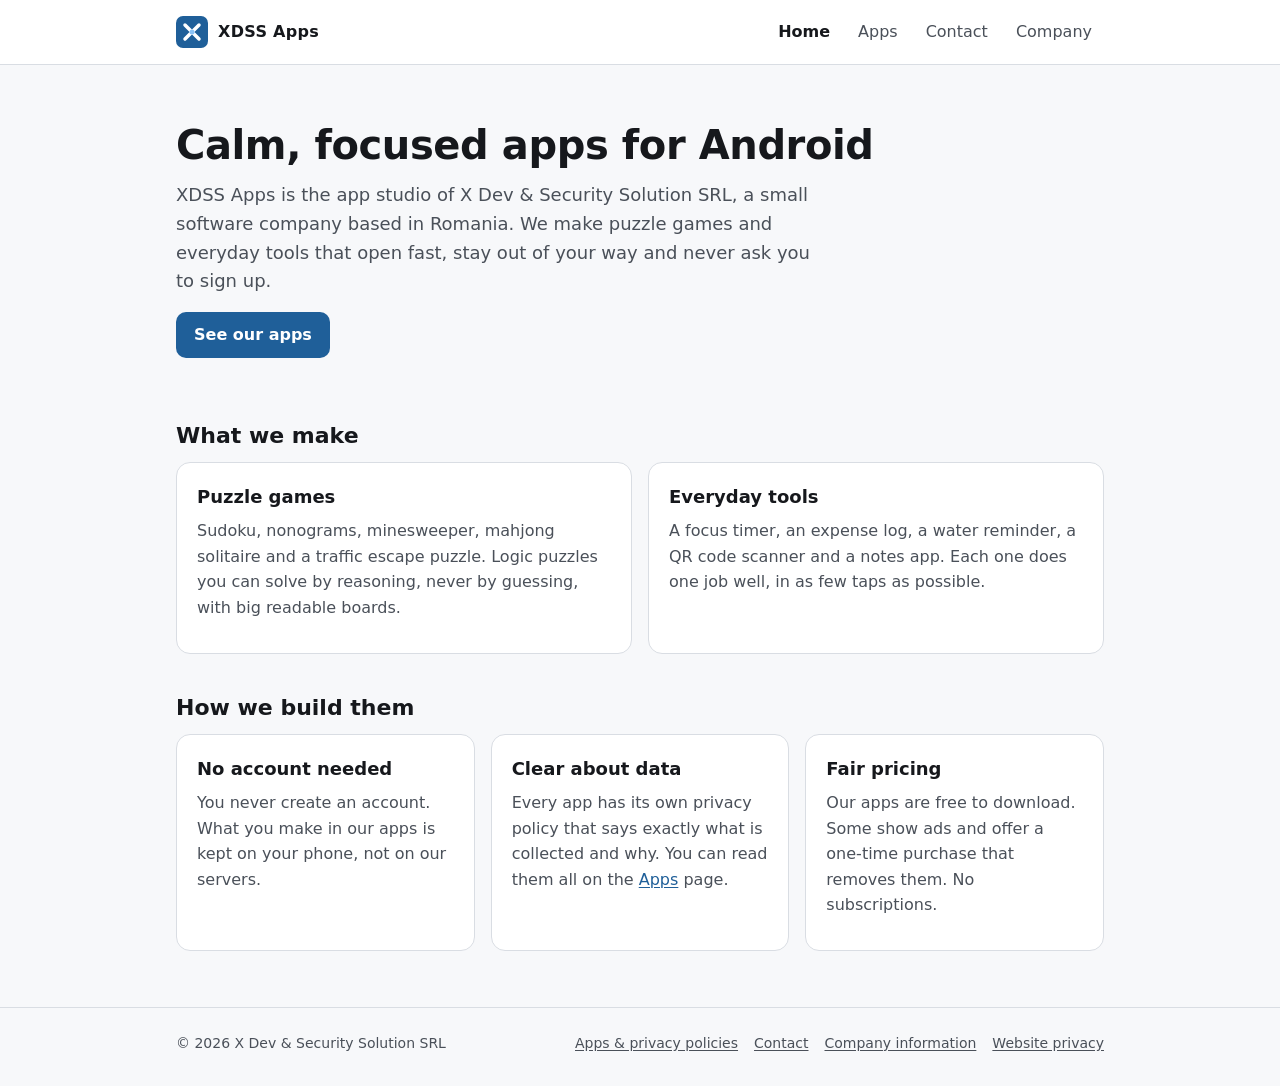
<file: index.html>
<!doctype html>
<html lang="en">
<head>
<meta charset="utf-8">
<meta name="viewport" content="width=device-width, initial-scale=1">
<title>XDSS Apps · X Dev &amp; Security Solution SRL</title>
<meta name="description" content="XDSS Apps is the Android app studio of X Dev & Security Solution SRL: calm puzzle games and everyday tools with no account needed.">
<meta name="theme-color" content="#f7f8fa" media="(prefers-color-scheme: light)">
<meta name="theme-color" content="#0f1114" media="(prefers-color-scheme: dark)">
<link rel="icon" href="/assets/logo.svg" type="image/svg+xml">
<link rel="stylesheet" href="/assets/style.css">
</head>
<body>
<header class="site-header">
  <div class="wrap">
    <a class="brand" href="/"><img src="/assets/logo.svg" alt="" width="32" height="32">XDSS Apps</a>
    <nav class="nav" aria-label="Main">
      <a href="/" aria-current="page">Home</a>
      <a href="/apps/">Apps</a>
      <a href="/contact/">Contact</a>
      <a href="/company/">Company</a>
    </nav>
  </div>
</header>

<main>
  <div class="wrap">
    <section class="hero">
      <h1>Calm, focused apps for Android</h1>
      <p class="lead">XDSS Apps is the app studio of X Dev &amp; Security Solution SRL, a small software company based in Romania. We make puzzle games and everyday tools that open fast, stay out of your way and never ask you to sign up.</p>
      <p><a class="button" href="/apps/">See our apps</a></p>
    </section>

    <h2>What we make</h2>
    <div class="values">
      <div class="card">
        <h3>Puzzle games</h3>
        <p>Sudoku, nonograms, minesweeper, mahjong solitaire and a traffic escape puzzle. Logic puzzles you can solve by reasoning, never by guessing, with big readable boards.</p>
      </div>
      <div class="card">
        <h3>Everyday tools</h3>
        <p>A focus timer, an expense log, a water reminder, a QR code scanner and a notes app. Each one does one job well, in as few taps as possible.</p>
      </div>
    </div>

    <h2>How we build them</h2>
    <div class="values">
      <div class="card">
        <h3>No account needed</h3>
        <p>You never create an account. What you make in our apps is kept on your phone, not on our servers.</p>
      </div>
      <div class="card">
        <h3>Clear about data</h3>
        <p>Every app has its own privacy policy that says exactly what is collected and why. You can read them all on the <a href="/apps/">Apps</a> page.</p>
      </div>
      <div class="card">
        <h3>Fair pricing</h3>
        <p>Our apps are free to download. Some show ads and offer a one-time purchase that removes them. No subscriptions.</p>
      </div>
    </div>
  </div>
</main>

<footer class="site-footer">
  <div class="wrap">
    <span>© 2026 X Dev &amp; Security Solution SRL</span>
    <nav aria-label="Footer">
      <a href="/apps/">Apps &amp; privacy policies</a>
      <a href="/contact/">Contact</a>
      <a href="/company/">Company information</a>
      <a href="/privacy/">Website privacy</a>
    </nav>
  </div>
</footer>
</body>
</html>
</file>
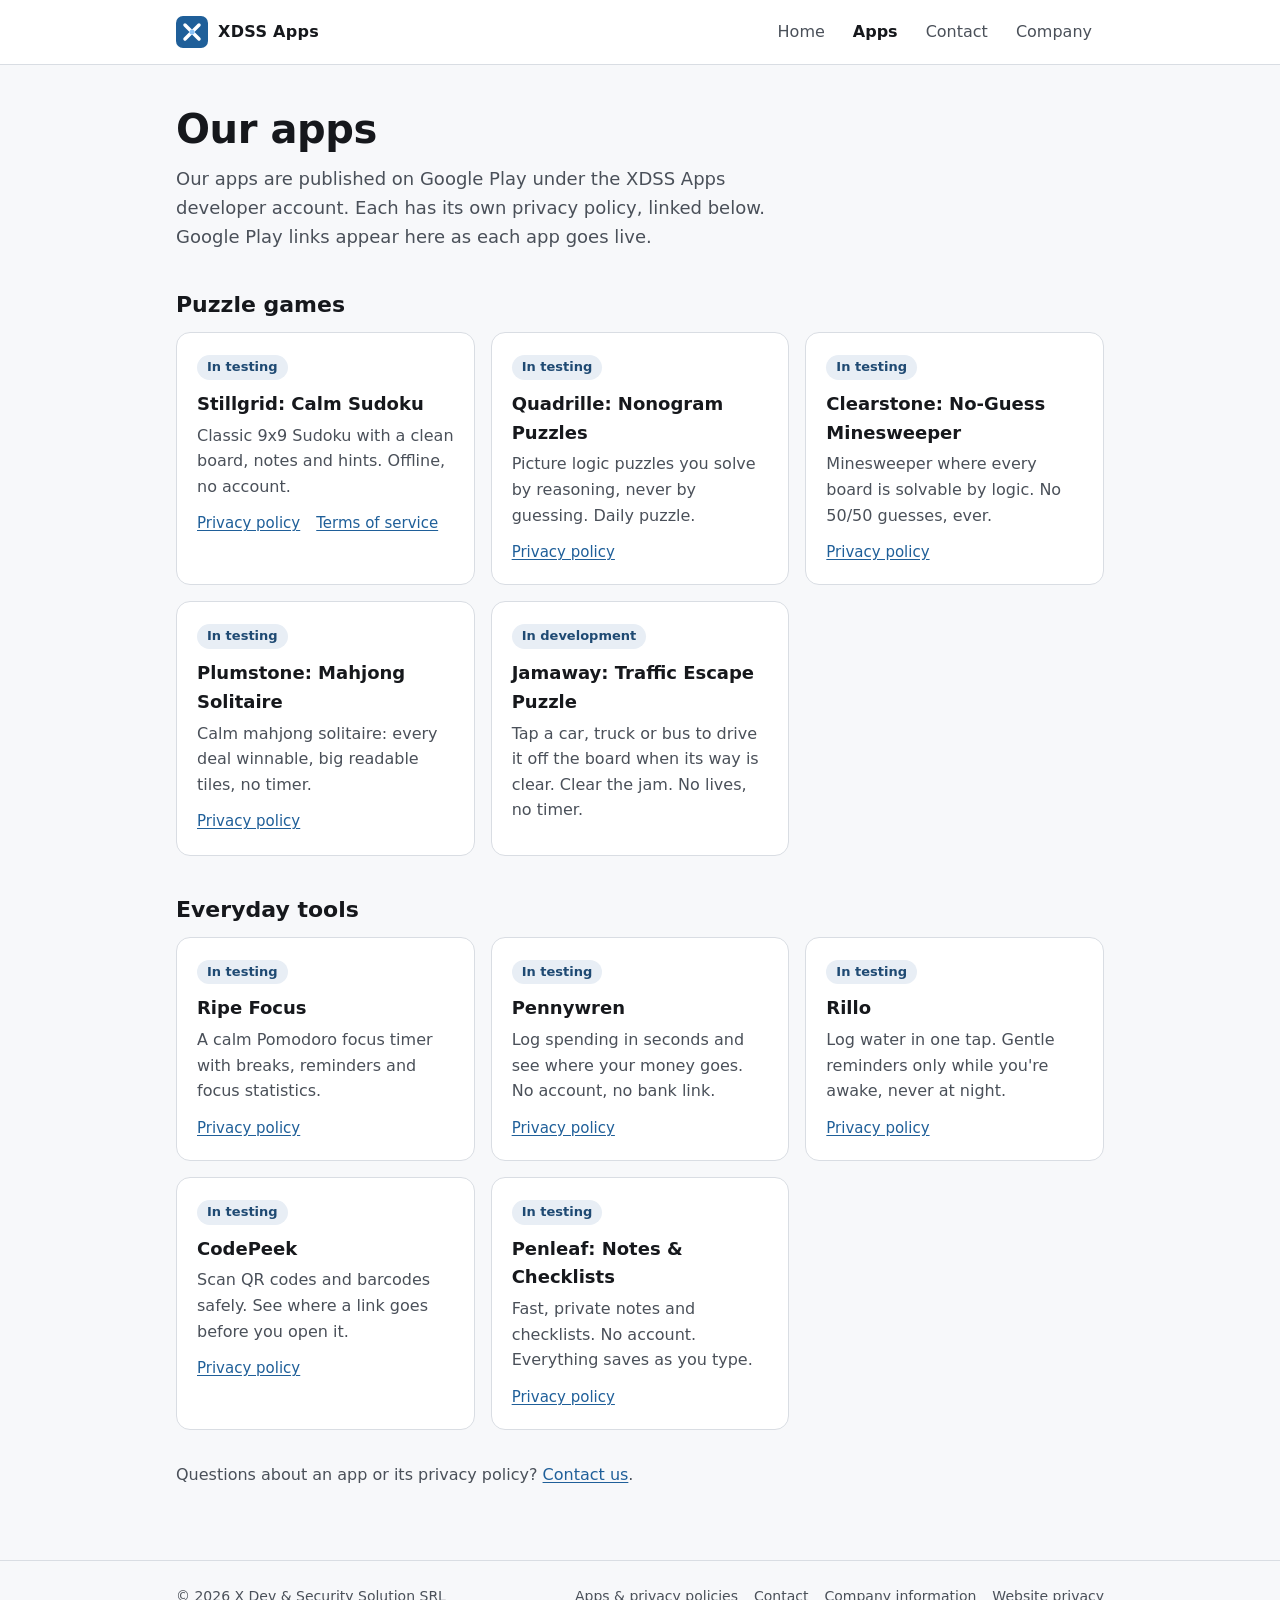
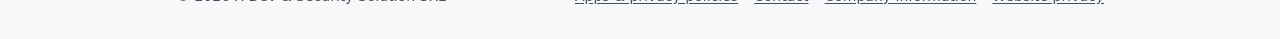
<file: apps/index.html>
<!doctype html>
<html lang="en">
<head>
<meta charset="utf-8">
<meta name="viewport" content="width=device-width, initial-scale=1">
<title>Apps · XDSS Apps</title>
<meta name="description" content="Android apps and games by XDSS Apps, with their Google Play pages and privacy policies.">
<meta name="theme-color" content="#f7f8fa" media="(prefers-color-scheme: light)">
<meta name="theme-color" content="#0f1114" media="(prefers-color-scheme: dark)">
<link rel="icon" href="/assets/logo.svg" type="image/svg+xml">
<link rel="stylesheet" href="/assets/style.css">
</head>
<body>
<header class="site-header">
  <div class="wrap">
    <a class="brand" href="/"><img src="/assets/logo.svg" alt="" width="32" height="32">XDSS Apps</a>
    <nav class="nav" aria-label="Main">
      <a href="/">Home</a>
      <a href="/apps/" aria-current="page">Apps</a>
      <a href="/contact/">Contact</a>
      <a href="/company/">Company</a>
    </nav>
  </div>
</header>

<main>
  <div class="wrap">
    <h1>Our apps</h1>
    <p class="lead">Our apps are published on Google Play under the XDSS Apps developer account. Each has its own privacy policy, linked below. Google Play links appear here as each app goes live.</p>

    <!--
      Status per app. When an app goes live in production, replace its
      <span class="tag">In testing</span> with <span class="tag">On Google Play</span>
      and uncomment its "Google Play" link.
    -->

    <h2>Puzzle games</h2>
    <div class="grid">
      <article class="card" id="stillgrid">
        <span class="tag">In testing</span>
        <h3>Stillgrid: Calm Sudoku</h3>
        <p>Classic 9x9 Sudoku with a clean board, notes and hints. Offline, no account.</p>
        <div class="links">
          <!-- <a href="https://play.google.com/store/apps/details?id=com.xdss.sudoku">Google Play</a> -->
          <a href="/xdss-privacy/sudoku/">Privacy policy</a>
          <a href="/xdss-privacy/sudoku/terms/">Terms of service</a>
        </div>
      </article>

      <article class="card" id="quadrille">
        <span class="tag">In testing</span>
        <h3>Quadrille: Nonogram Puzzles</h3>
        <p>Picture logic puzzles you solve by reasoning, never by guessing. Daily puzzle.</p>
        <div class="links">
          <!-- <a href="https://play.google.com/store/apps/details?id=com.xdss.nonogram">Google Play</a> -->
          <a href="/xdss-privacy/nonogram/">Privacy policy</a>
        </div>
      </article>

      <article class="card" id="clearstone">
        <span class="tag">In testing</span>
        <h3>Clearstone: No-Guess Minesweeper</h3>
        <p>Minesweeper where every board is solvable by logic. No 50/50 guesses, ever.</p>
        <div class="links">
          <!-- <a href="https://play.google.com/store/apps/details?id=com.xdss.minesweeper">Google Play</a> -->
          <a href="/xdss-privacy/minesweeper/">Privacy policy</a>
        </div>
      </article>

      <article class="card" id="plumstone">
        <span class="tag">In testing</span>
        <h3>Plumstone: Mahjong Solitaire</h3>
        <p>Calm mahjong solitaire: every deal winnable, big readable tiles, no timer.</p>
        <div class="links">
          <!-- <a href="https://play.google.com/store/apps/details?id=com.xdss.mahjong">Google Play</a> -->
          <a href="/xdss-privacy/mahjong/">Privacy policy</a>
        </div>
      </article>

      <article class="card" id="jamaway">
        <span class="tag">In development</span>
        <h3>Jamaway: Traffic Escape Puzzle</h3>
        <p>Tap a car, truck or bus to drive it off the board when its way is clear. Clear the jam. No lives, no timer.</p>
        <div class="links">
          <!-- <a href="https://play.google.com/store/apps/details?id=com.xdss.traffic">Google Play</a> -->
          <!-- <a href="/xdss-privacy/traffic/">Privacy policy</a> -->
        </div>
      </article>
    </div>

    <h2>Everyday tools</h2>
    <div class="grid">
      <article class="card" id="ripe-focus">
        <span class="tag">In testing</span>
        <h3>Ripe Focus</h3>
        <p>A calm Pomodoro focus timer with breaks, reminders and focus statistics.</p>
        <div class="links">
          <!-- <a href="https://play.google.com/store/apps/details?id=com.xdss.focustimer">Google Play</a> -->
          <a href="/xdss-privacy/focustimer/">Privacy policy</a>
        </div>
      </article>

      <article class="card" id="pennywren">
        <span class="tag">In testing</span>
        <h3>Pennywren</h3>
        <p>Log spending in seconds and see where your money goes. No account, no bank link.</p>
        <div class="links">
          <!-- <a href="https://play.google.com/store/apps/details?id=com.xdss.expenses">Google Play</a> -->
          <a href="/xdss-privacy/expenses/">Privacy policy</a>
        </div>
      </article>

      <article class="card" id="rillo">
        <span class="tag">In testing</span>
        <h3>Rillo</h3>
        <p>Log water in one tap. Gentle reminders only while you're awake, never at night.</p>
        <div class="links">
          <!-- <a href="https://play.google.com/store/apps/details?id=com.xdss.hydration">Google Play</a> -->
          <a href="/xdss-privacy/hydration/">Privacy policy</a>
        </div>
      </article>

      <article class="card" id="codepeek">
        <span class="tag">In testing</span>
        <h3>CodePeek</h3>
        <p>Scan QR codes and barcodes safely. See where a link goes before you open it.</p>
        <div class="links">
          <!-- <a href="https://play.google.com/store/apps/details?id=com.xdss.qrscan">Google Play</a> -->
          <a href="/xdss-privacy/qrscan/">Privacy policy</a>
        </div>
      </article>

      <article class="card" id="penleaf">
        <span class="tag">In testing</span>
        <h3>Penleaf: Notes &amp; Checklists</h3>
        <p>Fast, private notes and checklists. No account. Everything saves as you type.</p>
        <div class="links">
          <!-- <a href="https://play.google.com/store/apps/details?id=com.xdss.notes">Google Play</a> -->
          <a href="/xdss-privacy/notes/">Privacy policy</a>
        </div>
      </article>
    </div>

    <p class="muted" style="margin-top:32px">Questions about an app or its privacy policy? <a href="/contact/">Contact us</a>.</p>
  </div>
</main>

<footer class="site-footer">
  <div class="wrap">
    <span>© 2026 X Dev &amp; Security Solution SRL</span>
    <nav aria-label="Footer">
      <a href="/apps/">Apps &amp; privacy policies</a>
      <a href="/contact/">Contact</a>
      <a href="/company/">Company information</a>
      <a href="/privacy/">Website privacy</a>
    </nav>
  </div>
</footer>
</body>
</html>
</file>
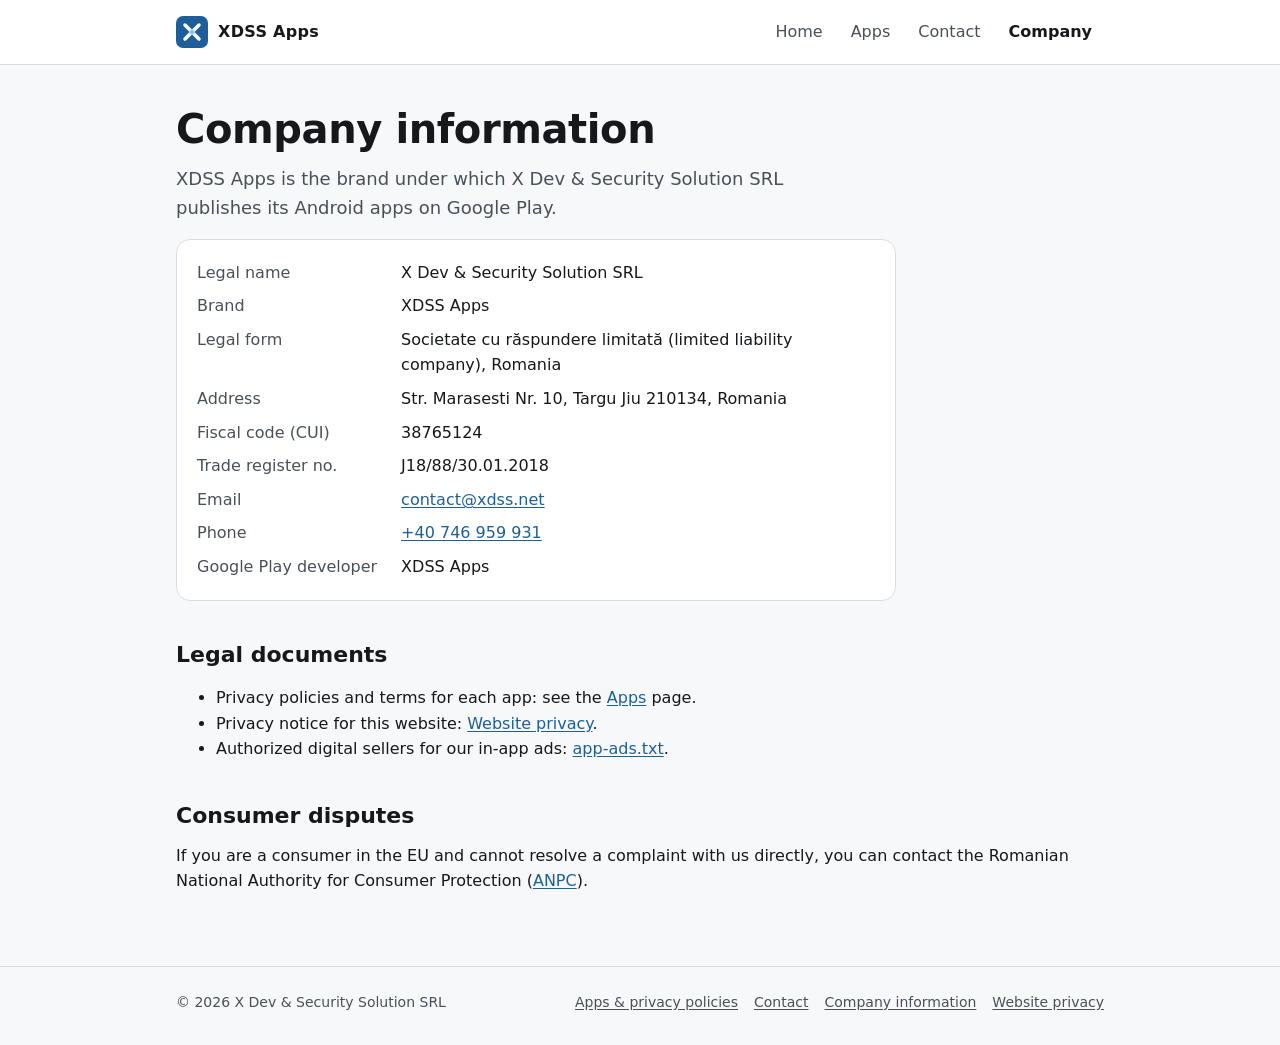
<file: company/index.html>
<!doctype html>
<html lang="en">
<head>
<meta charset="utf-8">
<meta name="viewport" content="width=device-width, initial-scale=1">
<title>Company information · XDSS Apps</title>
<meta name="description" content="Legal and company information for X Dev & Security Solution SRL, publisher of XDSS Apps.">
<meta name="theme-color" content="#f7f8fa" media="(prefers-color-scheme: light)">
<meta name="theme-color" content="#0f1114" media="(prefers-color-scheme: dark)">
<link rel="icon" href="/assets/logo.svg" type="image/svg+xml">
<link rel="stylesheet" href="/assets/style.css">
</head>
<body>
<header class="site-header">
  <div class="wrap">
    <a class="brand" href="/"><img src="/assets/logo.svg" alt="" width="32" height="32">XDSS Apps</a>
    <nav class="nav" aria-label="Main">
      <a href="/">Home</a>
      <a href="/apps/">Apps</a>
      <a href="/contact/">Contact</a>
      <a href="/company/" aria-current="page">Company</a>
    </nav>
  </div>
</header>

<main>
  <div class="wrap">
    <h1>Company information</h1>
    <p class="lead">XDSS Apps is the brand under which X Dev &amp; Security Solution SRL publishes its Android apps on Google Play.</p>

    <div class="card" style="max-width:720px">
      <dl class="facts">
        <dt>Legal name</dt>
        <dd>X Dev &amp; Security Solution SRL</dd>
        <dt>Brand</dt>
        <dd>XDSS Apps</dd>
        <dt>Legal form</dt>
        <dd>Societate cu răspundere limitată (limited liability company), Romania</dd>
        <dt>Address</dt>
        <dd>Str. Marasesti Nr. 10, Targu Jiu 210134, Romania</dd>
        <dt>Fiscal code (CUI)</dt>
        <dd>38765124</dd>
        <dt>Trade register no.</dt>
        <dd>J18/88/30.01.2018</dd>
        <dt>Email</dt>
        <dd><a href="mailto:contact@xdss.net">contact@xdss.net</a></dd>
        <dt>Phone</dt>
        <dd><a href="tel:+40746959931">+40 746 959 931</a></dd>
        <dt>Google Play developer</dt>
        <dd>XDSS Apps</dd>
      </dl>
    </div>

    <h2>Legal documents</h2>
    <ul>
      <li>Privacy policies and terms for each app: see the <a href="/apps/">Apps</a> page.</li>
      <li>Privacy notice for this website: <a href="/privacy/">Website privacy</a>.</li>
      <li>Authorized digital sellers for our in-app ads: <a href="/app-ads.txt">app-ads.txt</a>.</li>
    </ul>

    <h2>Consumer disputes</h2>
    <p>If you are a consumer in the EU and cannot resolve a complaint with us directly, you can contact the Romanian National Authority for Consumer Protection (<a href="https://anpc.ro/">ANPC</a>).</p>
  </div>
</main>

<footer class="site-footer">
  <div class="wrap">
    <span>© 2026 X Dev &amp; Security Solution SRL</span>
    <nav aria-label="Footer">
      <a href="/apps/">Apps &amp; privacy policies</a>
      <a href="/contact/">Contact</a>
      <a href="/company/">Company information</a>
      <a href="/privacy/">Website privacy</a>
    </nav>
  </div>
</footer>
</body>
</html>
</file>
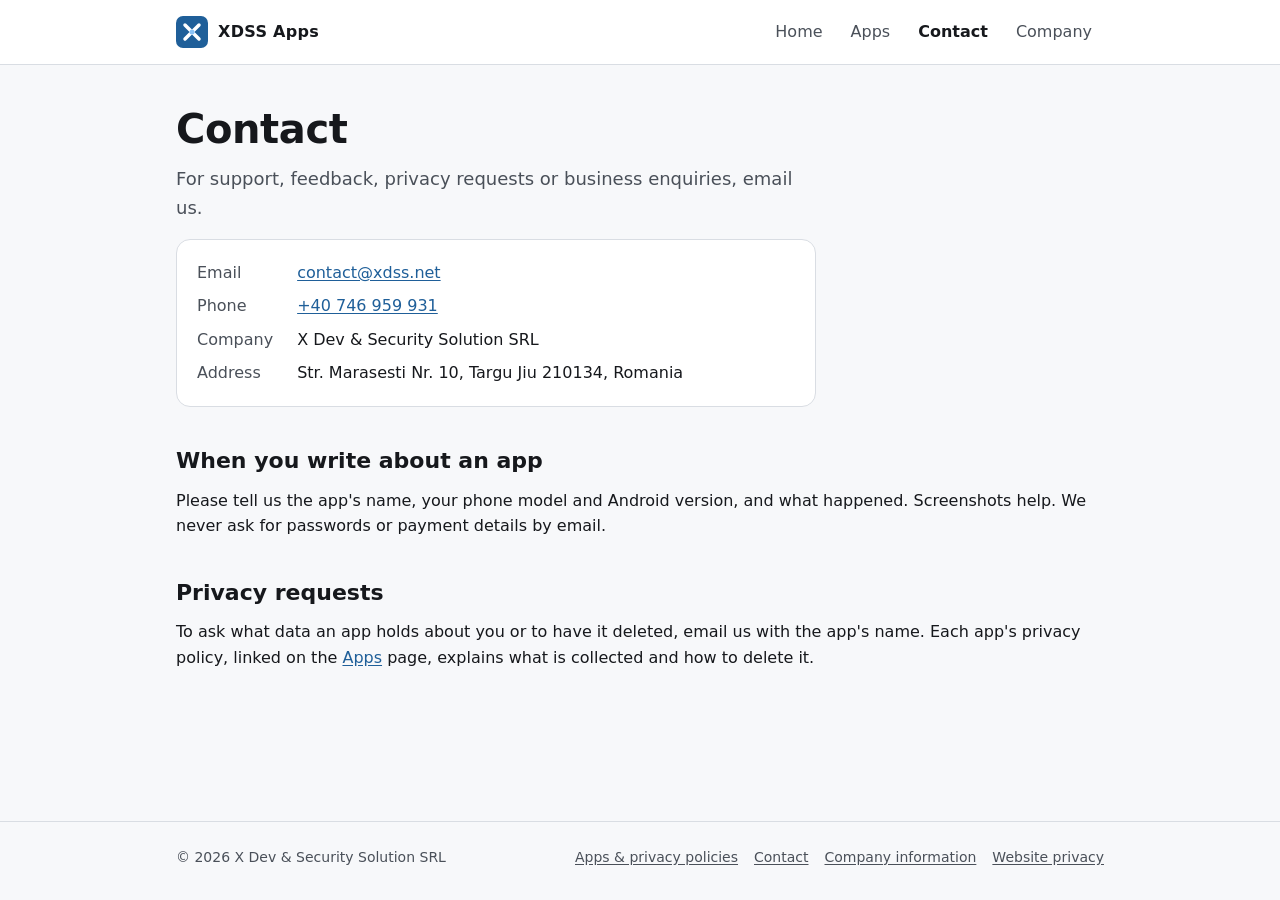
<file: contact/index.html>
<!doctype html>
<html lang="en">
<head>
<meta charset="utf-8">
<meta name="viewport" content="width=device-width, initial-scale=1">
<title>Contact · XDSS Apps</title>
<meta name="description" content="How to contact XDSS Apps (X Dev & Security Solution SRL) about our Android apps.">
<meta name="theme-color" content="#f7f8fa" media="(prefers-color-scheme: light)">
<meta name="theme-color" content="#0f1114" media="(prefers-color-scheme: dark)">
<link rel="icon" href="/assets/logo.svg" type="image/svg+xml">
<link rel="stylesheet" href="/assets/style.css">
</head>
<body>
<header class="site-header">
  <div class="wrap">
    <a class="brand" href="/"><img src="/assets/logo.svg" alt="" width="32" height="32">XDSS Apps</a>
    <nav class="nav" aria-label="Main">
      <a href="/">Home</a>
      <a href="/apps/">Apps</a>
      <a href="/contact/" aria-current="page">Contact</a>
      <a href="/company/">Company</a>
    </nav>
  </div>
</header>

<main>
  <div class="wrap">
    <h1>Contact</h1>
    <p class="lead">For support, feedback, privacy requests or business enquiries, email us.</p>

    <div class="card" style="max-width:640px">
      <dl class="facts">
        <dt>Email</dt>
        <dd><a href="mailto:contact@xdss.net">contact@xdss.net</a></dd>
        <dt>Phone</dt>
        <dd><a href="tel:+40746959931">+40 746 959 931</a></dd>
        <dt>Company</dt>
        <dd>X Dev &amp; Security Solution SRL</dd>
        <dt>Address</dt>
        <dd>Str. Marasesti Nr. 10, Targu Jiu 210134, Romania</dd>
      </dl>
    </div>

    <h2>When you write about an app</h2>
    <p>Please tell us the app's name, your phone model and Android version, and what happened. Screenshots help. We never ask for passwords or payment details by email.</p>

    <h2>Privacy requests</h2>
    <p>To ask what data an app holds about you or to have it deleted, email us with the app's name. Each app's privacy policy, linked on the <a href="/apps/">Apps</a> page, explains what is collected and how to delete it.</p>
  </div>
</main>

<footer class="site-footer">
  <div class="wrap">
    <span>© 2026 X Dev &amp; Security Solution SRL</span>
    <nav aria-label="Footer">
      <a href="/apps/">Apps &amp; privacy policies</a>
      <a href="/contact/">Contact</a>
      <a href="/company/">Company information</a>
      <a href="/privacy/">Website privacy</a>
    </nav>
  </div>
</footer>
</body>
</html>
</file>
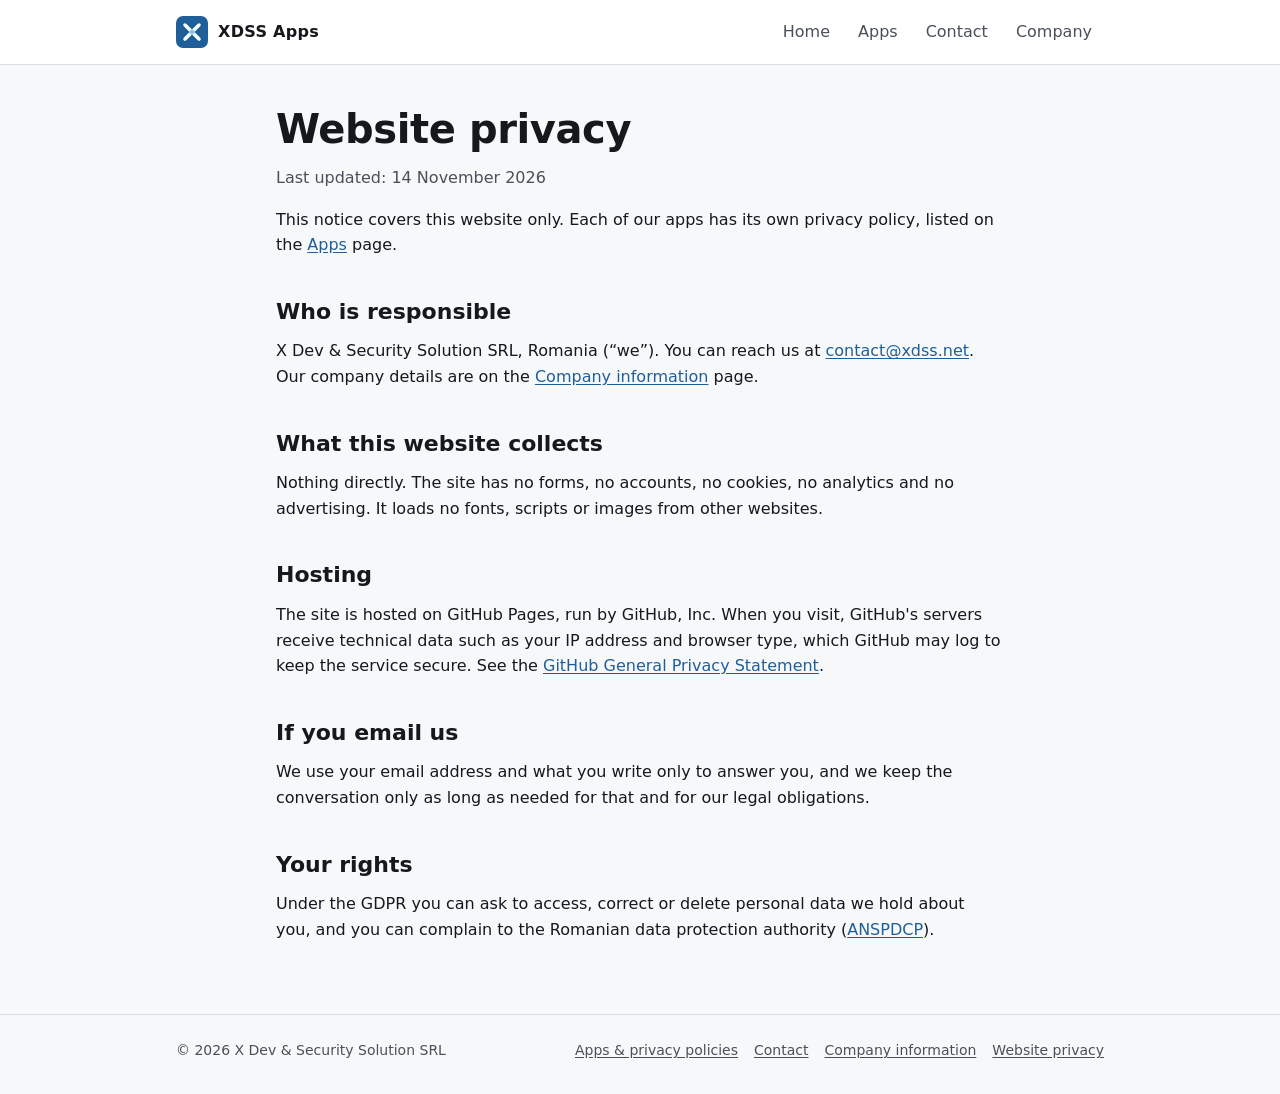
<file: privacy/index.html>
<!doctype html>
<html lang="en">
<head>
<meta charset="utf-8">
<meta name="viewport" content="width=device-width, initial-scale=1">
<title>Website privacy · XDSS Apps</title>
<meta name="description" content="Privacy notice for the XDSS Apps website.">
<meta name="theme-color" content="#f7f8fa" media="(prefers-color-scheme: light)">
<meta name="theme-color" content="#0f1114" media="(prefers-color-scheme: dark)">
<link rel="icon" href="/assets/logo.svg" type="image/svg+xml">
<link rel="stylesheet" href="/assets/style.css">
</head>
<body>
<header class="site-header">
  <div class="wrap">
    <a class="brand" href="/"><img src="/assets/logo.svg" alt="" width="32" height="32">XDSS Apps</a>
    <nav class="nav" aria-label="Main">
      <a href="/">Home</a>
      <a href="/apps/">Apps</a>
      <a href="/contact/">Contact</a>
      <a href="/company/">Company</a>
    </nav>
  </div>
</header>

<main>
  <div class="wrap" style="max-width:760px">
    <h1>Website privacy</h1>
    <p class="muted">Last updated: 14 November 2026</p>

    <p>This notice covers this website only. Each of our apps has its own privacy policy, listed on the <a href="/apps/">Apps</a> page.</p>

    <h2>Who is responsible</h2>
    <p>X Dev &amp; Security Solution SRL, Romania (“we”). You can reach us at <a href="mailto:contact@xdss.net">contact@xdss.net</a>. Our company details are on the <a href="/company/">Company information</a> page.</p>

    <h2>What this website collects</h2>
    <p>Nothing directly. The site has no forms, no accounts, no cookies, no analytics and no advertising. It loads no fonts, scripts or images from other websites.</p>

    <h2>Hosting</h2>
    <p>The site is hosted on GitHub Pages, run by GitHub, Inc. When you visit, GitHub's servers receive technical data such as your IP address and browser type, which GitHub may log to keep the service secure. See the <a href="https://docs.github.com/en/site-policy/privacy-policies/github-general-privacy-statement">GitHub General Privacy Statement</a>.</p>

    <h2>If you email us</h2>
    <p>We use your email address and what you write only to answer you, and we keep the conversation only as long as needed for that and for our legal obligations.</p>

    <h2>Your rights</h2>
    <p>Under the GDPR you can ask to access, correct or delete personal data we hold about you, and you can complain to the Romanian data protection authority (<a href="https://www.dataprotection.ro/">ANSPDCP</a>).</p>
  </div>
</main>

<footer class="site-footer">
  <div class="wrap">
    <span>© 2026 X Dev &amp; Security Solution SRL</span>
    <nav aria-label="Footer">
      <a href="/apps/">Apps &amp; privacy policies</a>
      <a href="/contact/">Contact</a>
      <a href="/company/">Company information</a>
      <a href="/privacy/">Website privacy</a>
    </nav>
  </div>
</footer>
</body>
</html>
</file>
<file: assets/style.css>
/* XDSS site styles. Plain CSS, no build step. Light and dark follow the system setting. */
:root {
  --bg: #f7f8fa;
  --surface: #ffffff;
  --fg: #16181c;
  --muted: #4a5059;
  --line: #d9dde3;
  --accent: #1f5f99;
  --accent-fg: #ffffff;
  --tag-bg: #e8eef5;
  --tag-fg: #1f4a73;
  --radius: 14px;
  --max: 960px;
  color-scheme: light dark;
}
@media (prefers-color-scheme: dark) {
  :root {
    --bg: #0f1114;
    --surface: #171a1f;
    --fg: #e6e8eb;
    --muted: #a9b0ba;
    --line: #2c3139;
    --accent: #8cc4f7;
    --accent-fg: #0f1114;
    --tag-bg: #1e2a37;
    --tag-fg: #b8d7f5;
  }
}

* { box-sizing: border-box; }
html { -webkit-text-size-adjust: 100%; }
body {
  margin: 0;
  background: var(--bg);
  color: var(--fg);
  font: 16px/1.6 system-ui, -apple-system, "Segoe UI", Roboto, "Helvetica Neue", Arial, sans-serif;
  min-height: 100vh;
  display: flex;
  flex-direction: column;
}
body > main { flex: 1 0 auto; }
a { color: var(--accent); text-underline-offset: 2px; }
a:hover { text-decoration-thickness: 2px; }
img, svg { max-width: 100%; }

.wrap { max-width: var(--max); margin: 0 auto; padding: 0 16px; }

/* Header */
.site-header { border-bottom: 1px solid var(--line); background: var(--surface); }
.site-header .wrap { display: flex; align-items: center; justify-content: space-between; gap: 16px; min-height: 64px; flex-wrap: wrap; }
.brand { display: inline-flex; align-items: center; gap: 10px; color: var(--fg); text-decoration: none; font-weight: 700; letter-spacing: .02em; }
.brand svg { width: 32px; height: 32px; flex: none; }
.nav { display: flex; gap: 4px; flex-wrap: wrap; }
.nav a { color: var(--muted); text-decoration: none; padding: 8px 12px; border-radius: 8px; }
.nav a:hover { color: var(--fg); background: var(--tag-bg); }
.nav a[aria-current="page"] { color: var(--fg); font-weight: 600; }

/* Main */
main { padding: 40px 0 56px; }
h1 { font-size: clamp(28px, 5vw, 40px); line-height: 1.2; margin: 0 0 12px; letter-spacing: -.01em; }
h2 { font-size: 22px; line-height: 1.3; margin: 40px 0 12px; }
h3 { font-size: 18px; margin: 0 0 4px; }
p { margin: 0 0 16px; }
.lead { font-size: 18px; color: var(--muted); max-width: 640px; }
.muted { color: var(--muted); }

.hero { padding: 16px 0 8px; }
.button { display: inline-block; background: var(--accent); color: var(--accent-fg); padding: 10px 18px; border-radius: 10px; text-decoration: none; font-weight: 600; }
.button:hover { opacity: .92; }

.grid { display: grid; gap: 16px; grid-template-columns: repeat(auto-fill, minmax(260px, 1fr)); }
.card { background: var(--surface); border: 1px solid var(--line); border-radius: var(--radius); padding: 20px; }
.card p { color: var(--muted); margin: 0 0 12px; }
.card .links { display: flex; flex-wrap: wrap; gap: 4px 16px; font-size: 15px; }
.tag { display: inline-block; font-size: 13px; font-weight: 600; background: var(--tag-bg); color: var(--tag-fg); border-radius: 999px; padding: 2px 10px; margin: 0 0 10px; }

.values { display: grid; gap: 16px; grid-template-columns: repeat(auto-fit, minmax(220px, 1fr)); }
.values .card h3 { margin-bottom: 6px; }

dl.facts { display: grid; grid-template-columns: max-content 1fr; gap: 8px 24px; margin: 0; }
dl.facts dt { color: var(--muted); }
dl.facts dd { margin: 0; overflow-wrap: anywhere; }
@media (max-width: 520px) {
  dl.facts { grid-template-columns: 1fr; gap: 2px; }
  dl.facts dd { margin-bottom: 10px; }
}

table.policies { width: 100%; border-collapse: collapse; background: var(--surface); border: 1px solid var(--line); border-radius: var(--radius); overflow: hidden; }
table.policies th, table.policies td { text-align: left; padding: 10px 14px; border-bottom: 1px solid var(--line); vertical-align: top; }
table.policies tr:last-child td { border-bottom: 0; }
table.policies th { font-size: 14px; color: var(--muted); font-weight: 600; }
@media (max-width: 520px) {
  table.policies thead { display: none; }
  table.policies tr { display: block; border-bottom: 1px solid var(--line); padding: 8px 0; }
  table.policies tr:last-child { border-bottom: 0; }
  table.policies td { display: block; border: 0; padding: 2px 14px; }
}

/* Footer */
.site-footer { border-top: 1px solid var(--line); padding: 24px 0 32px; color: var(--muted); font-size: 14px; }
.site-footer .wrap { display: flex; flex-wrap: wrap; justify-content: space-between; gap: 8px 24px; }
.site-footer nav { display: flex; flex-wrap: wrap; gap: 4px 16px; }
.site-footer a { color: var(--muted); }
</file>
